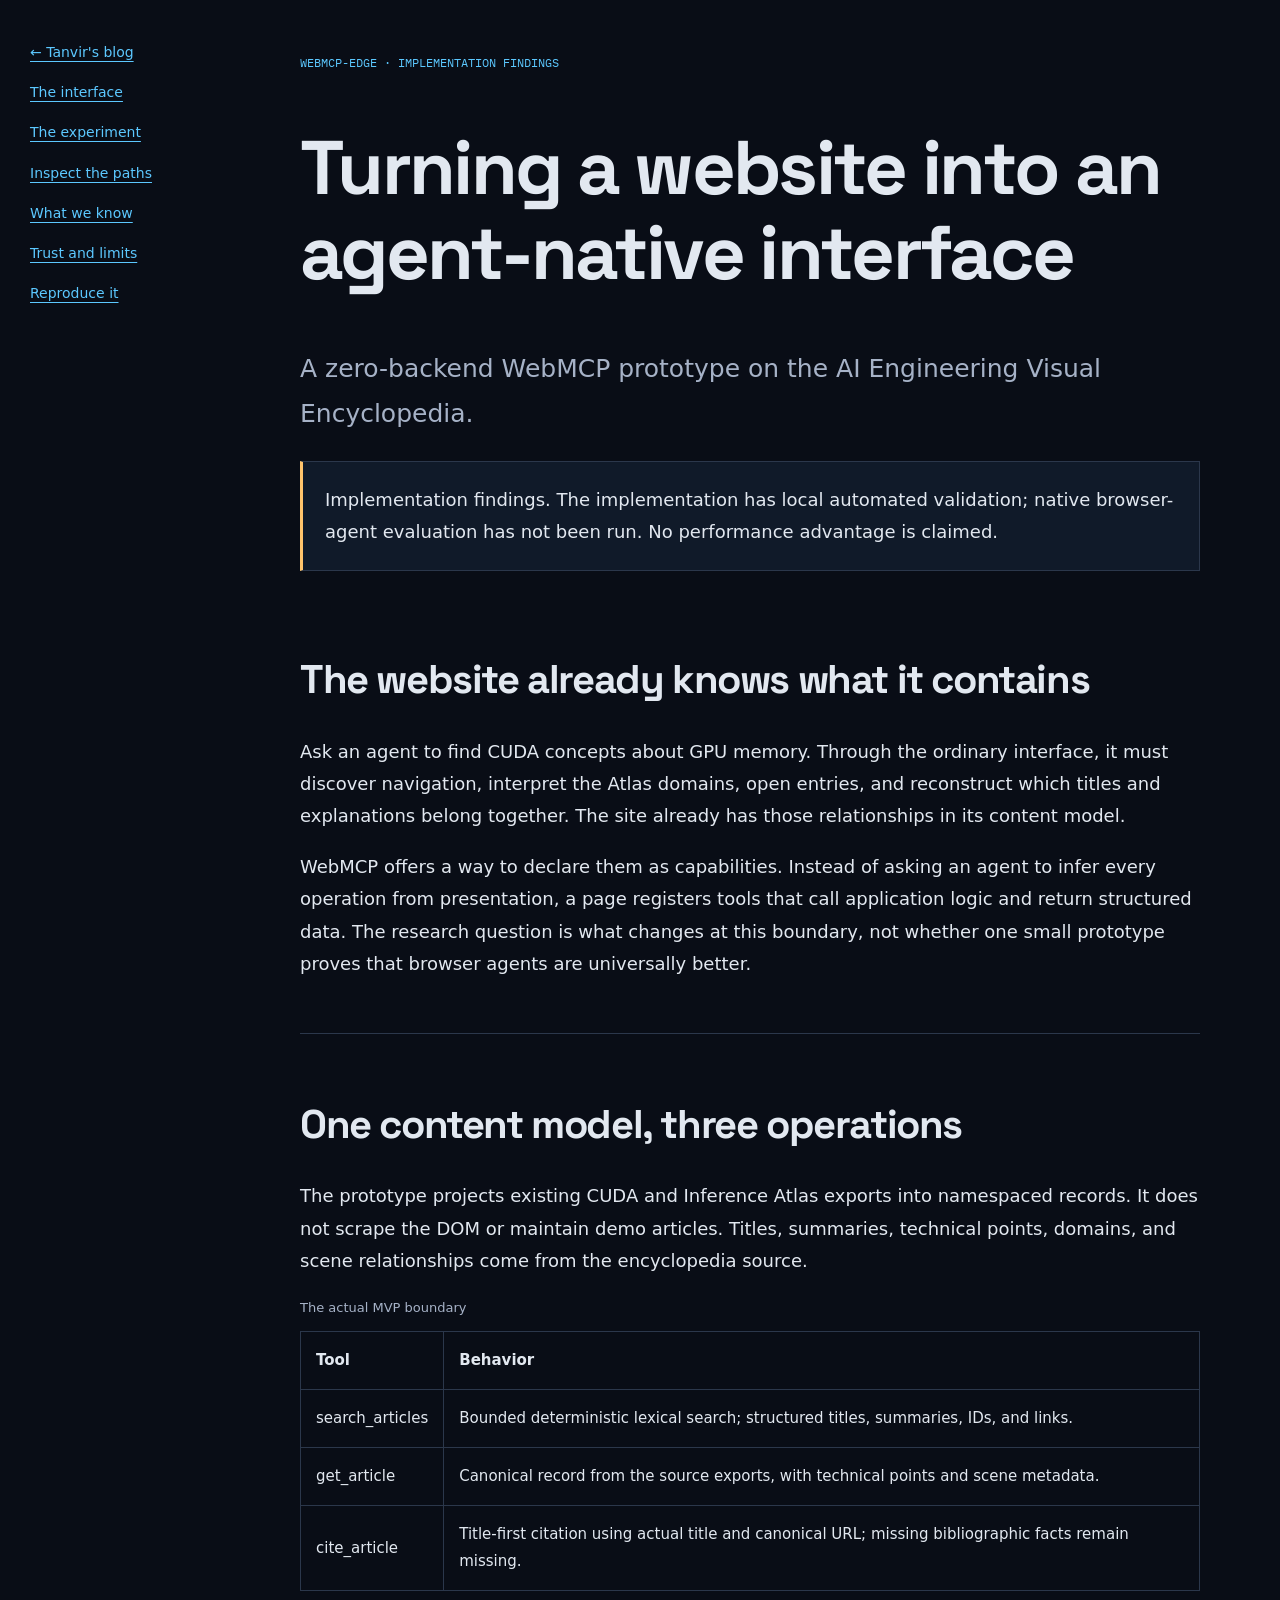
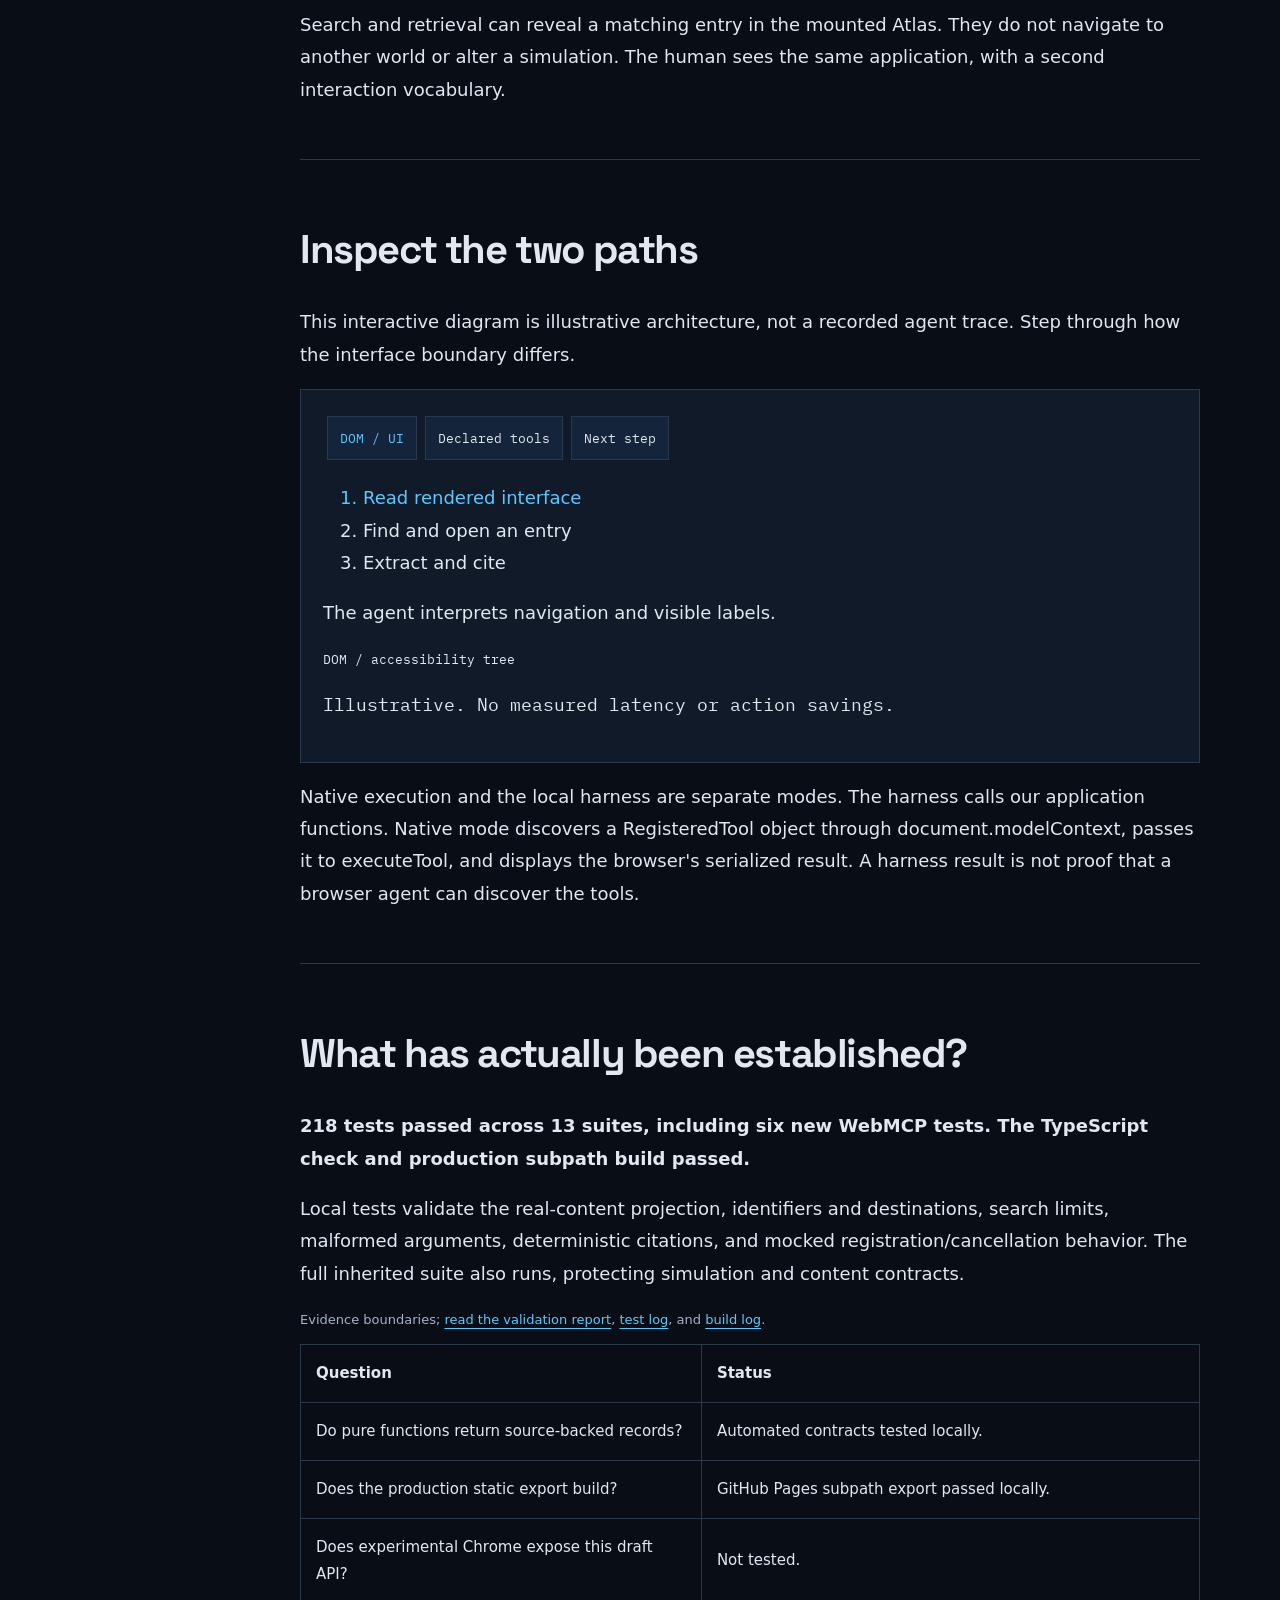
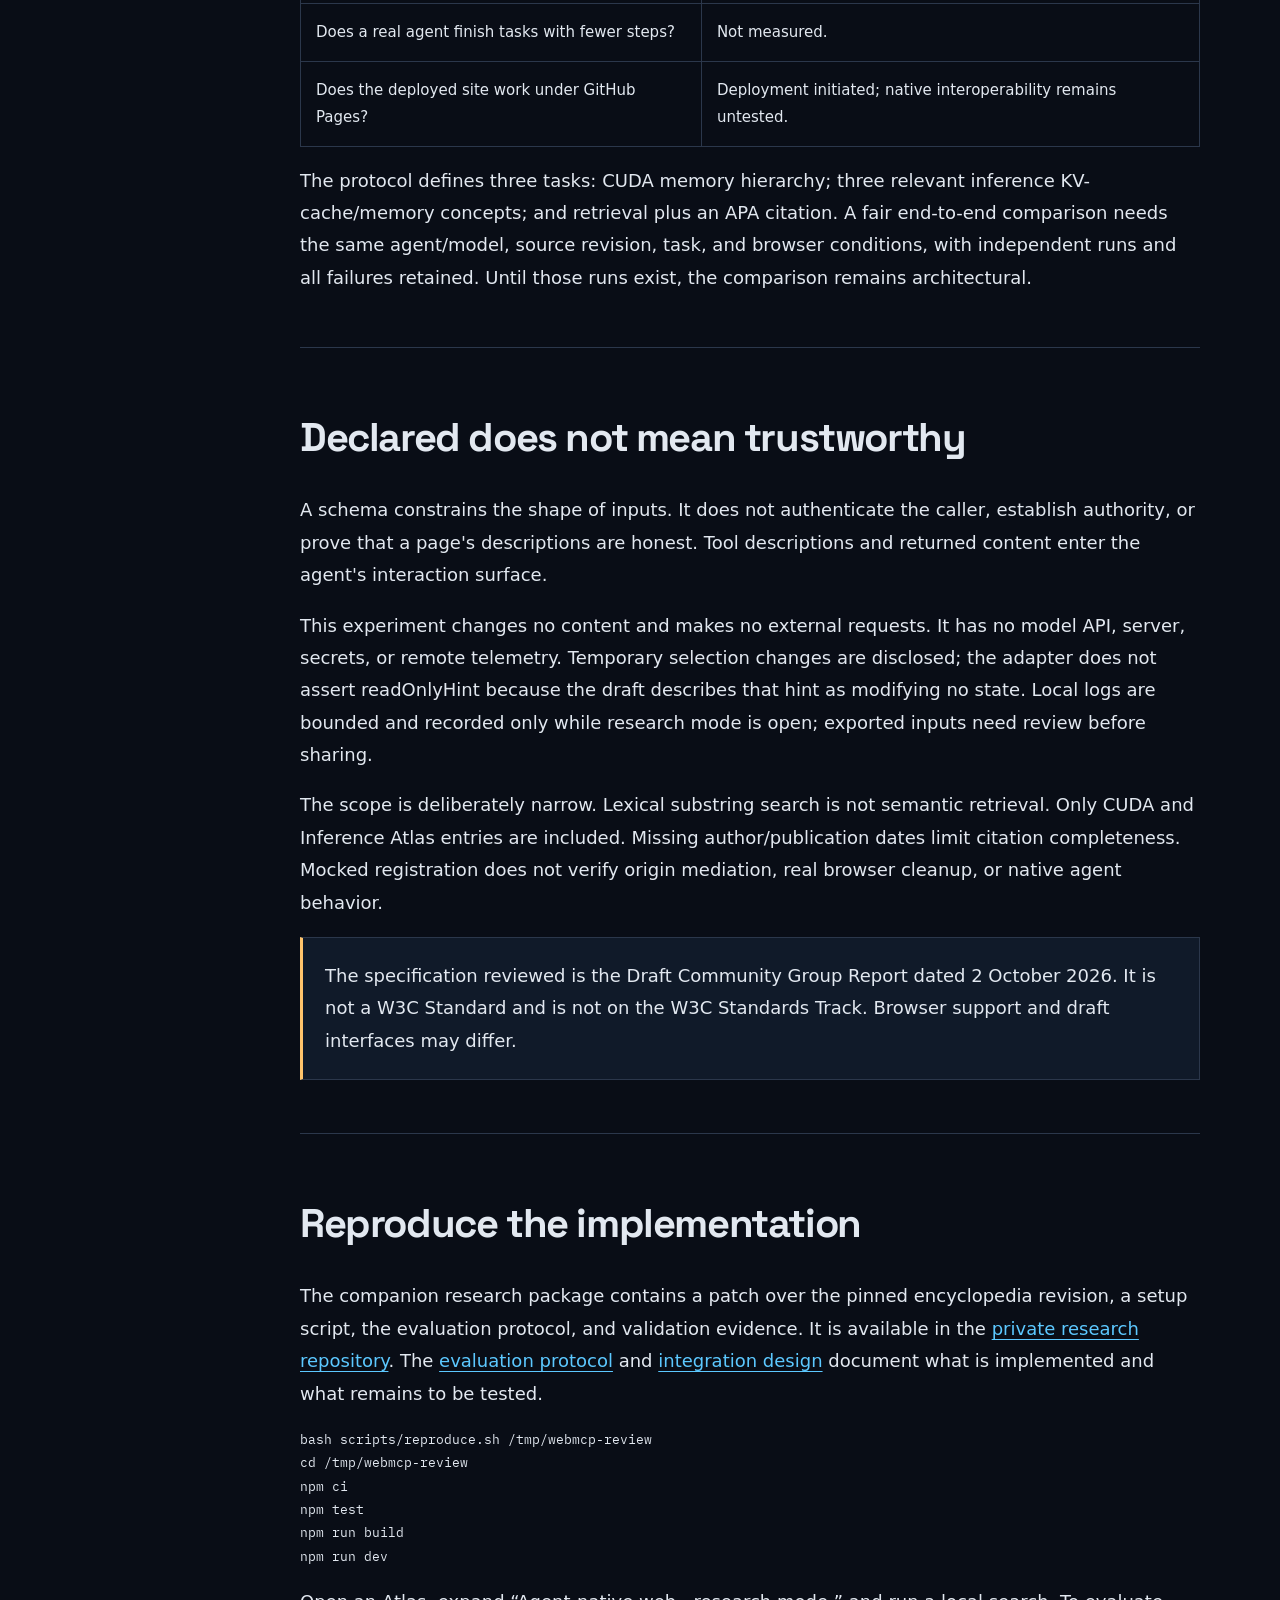
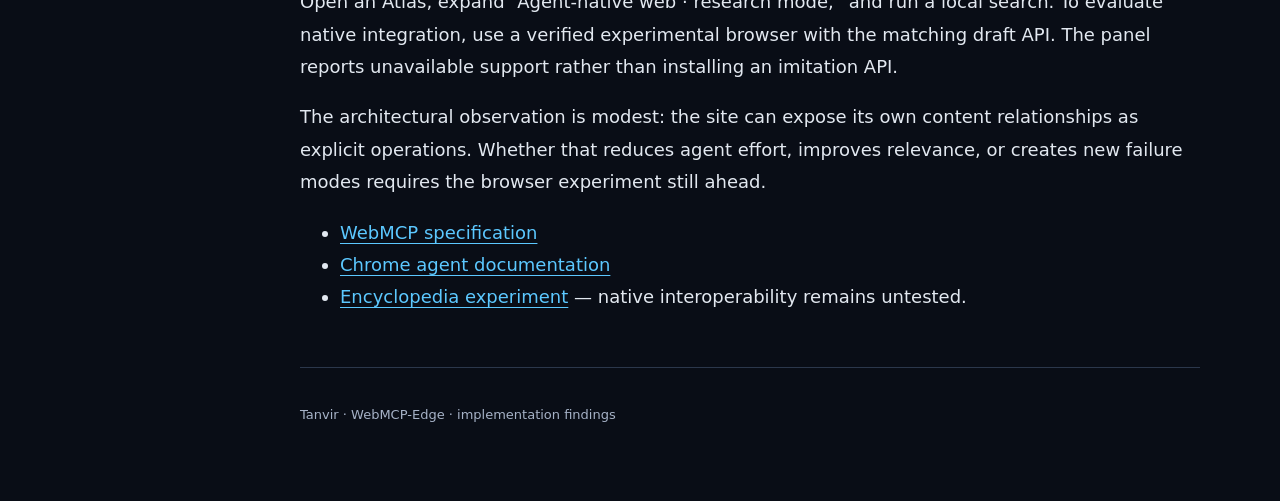
<file: blog/index.html>
<!doctype html><html lang="en"><head><meta charset="utf-8"><meta name="viewport" content="width=device-width,initial-scale=1"><title>WebMCP: Turning a Website into an Agent-Native Interface</title><meta name="description" content="A zero-backend research prototype on real CUDA and Inference content, with explicit tools, local validation, and a reproducible evaluation protocol."><meta property="og:title" content="WebMCP: Turning a Website into an Agent-Native Interface"><meta property="og:description" content="A frontend-only prototype, its verified local contracts, and the browser-agent evidence still needed."><meta property="og:type" content="article"><link rel="stylesheet" href="assets/article.css"></head><body><a class="skip" href="#main">Skip to article</a><div class="layout"><aside><a href="https://mailtotanvir.github.io/">← Tanvir's blog</a><nav><a href="#interface">The interface</a><a href="#experiment">The experiment</a><a href="#trace">Inspect the paths</a><a href="#evidence">What we know</a><a href="#trust">Trust and limits</a><a href="#reproduce">Reproduce it</a></nav></aside><main id="main"><header><p class="kicker">WebMCP-Edge · implementation findings</p><h1>Turning a website into an agent-native interface</h1><p class="deck">A zero-backend WebMCP prototype on the AI Engineering Visual Encyclopedia.</p><p class="note">Implementation findings. The implementation has local automated validation; native browser-agent evaluation has not been run. No performance advantage is claimed.</p></header><section id="interface"><h2>The website already knows what it contains</h2><p>Ask an agent to find CUDA concepts about GPU memory. Through the ordinary interface, it must discover navigation, interpret the Atlas domains, open entries, and reconstruct which titles and explanations belong together. The site already has those relationships in its content model.</p><p>WebMCP offers a way to declare them as capabilities. Instead of asking an agent to infer every operation from presentation, a page registers tools that call application logic and return structured data. The research question is what changes at this boundary, not whether one small prototype proves that browser agents are universally better.</p></section><section id="experiment"><h2>One content model, three operations</h2><p>The prototype projects existing CUDA and Inference Atlas exports into namespaced records. It does not scrape the DOM or maintain demo articles. Titles, summaries, technical points, domains, and scene relationships come from the encyclopedia source.</p><table><caption>The actual MVP boundary</caption><tr><th>Tool</th><th>Behavior</th></tr><tr><td>search_articles</td><td>Bounded deterministic lexical search; structured titles, summaries, IDs, and links.</td></tr><tr><td>get_article</td><td>Canonical record from the source exports, with technical points and scene metadata.</td></tr><tr><td>cite_article</td><td>Title-first citation using actual title and canonical URL; missing bibliographic facts remain missing.</td></tr></table><p>Search and retrieval can reveal a matching entry in the mounted Atlas. They do not navigate to another world or alter a simulation. The human sees the same application, with a second interaction vocabulary.</p></section><section id="trace"><h2>Inspect the two paths</h2><p>This interactive diagram is illustrative architecture, not a recorded agent trace. Step through how the interface boundary differs.</p><div class="instrument"><div class="controls"><button data-path="dom" aria-pressed="true">DOM / UI</button><button data-path="tools" aria-pressed="false">Declared tools</button><button id="step">Next step</button></div><ol id="stages"></ol><p id="explanation" aria-live="polite"></p><pre id="payload"></pre><p class="caption">Illustrative. No measured latency or action savings.</p></div><p>Native execution and the local harness are separate modes. The harness calls our application functions. Native mode discovers a RegisteredTool object through document.modelContext, passes it to executeTool, and displays the browser's serialized result. A harness result is not proof that a browser agent can discover the tools.</p></section><section id="evidence"><h2>What has actually been established?</h2><p><strong>218 tests passed across 13 suites, including six new WebMCP tests. The TypeScript check and production subpath build passed.</strong></p><p>Local tests validate the real-content projection, identifiers and destinations, search limits, malformed arguments, deterministic citations, and mocked registration/cancellation behavior. The full inherited suite also runs, protecting simulation and content contracts.</p><table><caption>Evidence boundaries; <a href="evidence/validation.md">read the validation report</a>, <a href="evidence/tests.log">test log</a>, and <a href="evidence/build.log">build log</a>.</caption><tr><th>Question</th><th>Status</th></tr><tr><td>Do pure functions return source-backed records?</td><td>Automated contracts tested locally.</td></tr><tr><td>Does the production static export build?</td><td>GitHub Pages subpath export passed locally.</td></tr><tr><td>Does experimental Chrome expose this draft API?</td><td>Not tested.</td></tr><tr><td>Does a real agent finish tasks with fewer steps?</td><td>Not measured.</td></tr><tr><td>Does the deployed site work under GitHub Pages?</td><td>Deployment initiated; native interoperability remains untested.</td></tr></table><p>The protocol defines three tasks: CUDA memory hierarchy; three relevant inference KV-cache/memory concepts; and retrieval plus an APA citation. A fair end-to-end comparison needs the same agent/model, source revision, task, and browser conditions, with independent runs and all failures retained. Until those runs exist, the comparison remains architectural.</p></section><section id="trust"><h2>Declared does not mean trustworthy</h2><p>A schema constrains the shape of inputs. It does not authenticate the caller, establish authority, or prove that a page's descriptions are honest. Tool descriptions and returned content enter the agent's interaction surface.</p><p>This experiment changes no content and makes no external requests. It has no model API, server, secrets, or remote telemetry. Temporary selection changes are disclosed; the adapter does not assert readOnlyHint because the draft describes that hint as modifying no state. Local logs are bounded and recorded only while research mode is open; exported inputs need review before sharing.</p><p>The scope is deliberately narrow. Lexical substring search is not semantic retrieval. Only CUDA and Inference Atlas entries are included. Missing author/publication dates limit citation completeness. Mocked registration does not verify origin mediation, real browser cleanup, or native agent behavior.</p><p class="note">The specification reviewed is the Draft Community Group Report dated 2 October 2026. It is not a W3C Standard and is not on the W3C Standards Track. Browser support and draft interfaces may differ.</p></section><section id="reproduce"><h2>Reproduce the implementation</h2><p>The companion research package contains a patch over the pinned encyclopedia revision, a setup script, the evaluation protocol, and validation evidence. It is available in the <a href="https://github.com/mailtotanvir/WebMCP-Edge">private research repository</a>. The <a href="evidence/protocol.md">evaluation protocol</a> and <a href="design.md">integration design</a> document what is implemented and what remains to be tested.</p><pre>bash scripts/reproduce.sh /tmp/webmcp-review
cd /tmp/webmcp-review
npm ci
npm test
npm run build
npm run dev</pre><p>Open an Atlas, expand “Agent-native web · research mode,” and run a local search. To evaluate native integration, use a verified experimental browser with the matching draft API. The panel reports unavailable support rather than installing an imitation API.</p><p>The architectural observation is modest: the site can expose its own content relationships as explicit operations. Whether that reduces agent effort, improves relevance, or creates new failure modes requires the browser experiment still ahead.</p><ul><li><a href="https://webmachinelearning.github.io/webmcp/">WebMCP specification</a></li><li><a href="https://developer.chrome.com/docs/ai/agents">Chrome agent documentation</a></li><li><a href="https://mailtotanvir.github.io/AI-Engineering-Visual-Guide/">Encyclopedia experiment</a> — native interoperability remains untested.</li></ul></section><footer>Tanvir · WebMCP-Edge · implementation findings</footer></main></div><script src="assets/article.js"></script></body></html>
</file>
<file: blog/assets/article.css>
@import url('https://fonts.googleapis.com/css2?family=Space+Grotesk:wght@400;500;600;700&family=IBM+Plex+Mono:wght@400;500&display=swap');
:root{color-scheme:dark;--bg:#090d16;--ink:#e2e8f0;--muted:#a6b2c7;--line:#2b374b;--accent:#5cc8ff}*{box-sizing:border-box}body{margin:0;background:var(--bg);color:var(--ink);font:18px/1.8 system-ui,sans-serif}a{color:var(--accent);text-underline-offset:4px}.layout{max-width:1350px;margin:auto;display:grid;grid-template-columns:220px minmax(0,900px);gap:50px;padding:40px 30px}aside{position:sticky;top:30px;height:max-content;font-size:14px}nav a{display:block;margin:15px 0}h1,h2{font-family:'Space Grotesk',system-ui,sans-serif;line-height:1.12;letter-spacing:-.035em}h1{font-size:clamp(42px,6vw,76px)}h2{font-size:clamp(28px,4vw,40px)}.kicker,.caption,pre,button{font-family:'IBM Plex Mono',monospace}.kicker{font-size:12px;color:var(--accent);text-transform:uppercase}.deck{font-size:25px;color:var(--muted)}section{padding:35px 0;border-bottom:1px solid var(--line);scroll-margin-top:25px}.note,.instrument{padding:22px;border:1px solid var(--line);background:#101a29}.note{border-left:3px solid #ffc46b}table{border-collapse:collapse;width:100%;font-size:15px}td,th{border:1px solid var(--line);padding:15px;text-align:left}caption{font-size:13px;color:var(--muted);text-align:left;margin-bottom:12px}button{background:#14243a;color:var(--ink);border:1px solid var(--line);padding:12px;cursor:pointer;margin:4px}button[aria-pressed=true],.active{color:var(--accent)}pre{font-size:13px;white-space:pre-wrap;overflow-wrap:anywhere}footer{padding:35px 0;font-size:13px;color:var(--muted)}.skip{position:absolute;top:-100px}.skip:focus{top:10px}a:focus-visible,button:focus-visible{outline:3px solid #ffc46b;outline-offset:4px}@media(max-width:850px){.layout{display:block;padding:24px}aside{position:static}nav{display:flex;flex-wrap:wrap;gap:15px}nav a{margin:0}table{font-size:13px}td,th{padding:8px}}@media(prefers-reduced-motion:no-preference){html{scroll-behavior:smooth}}
</file>
